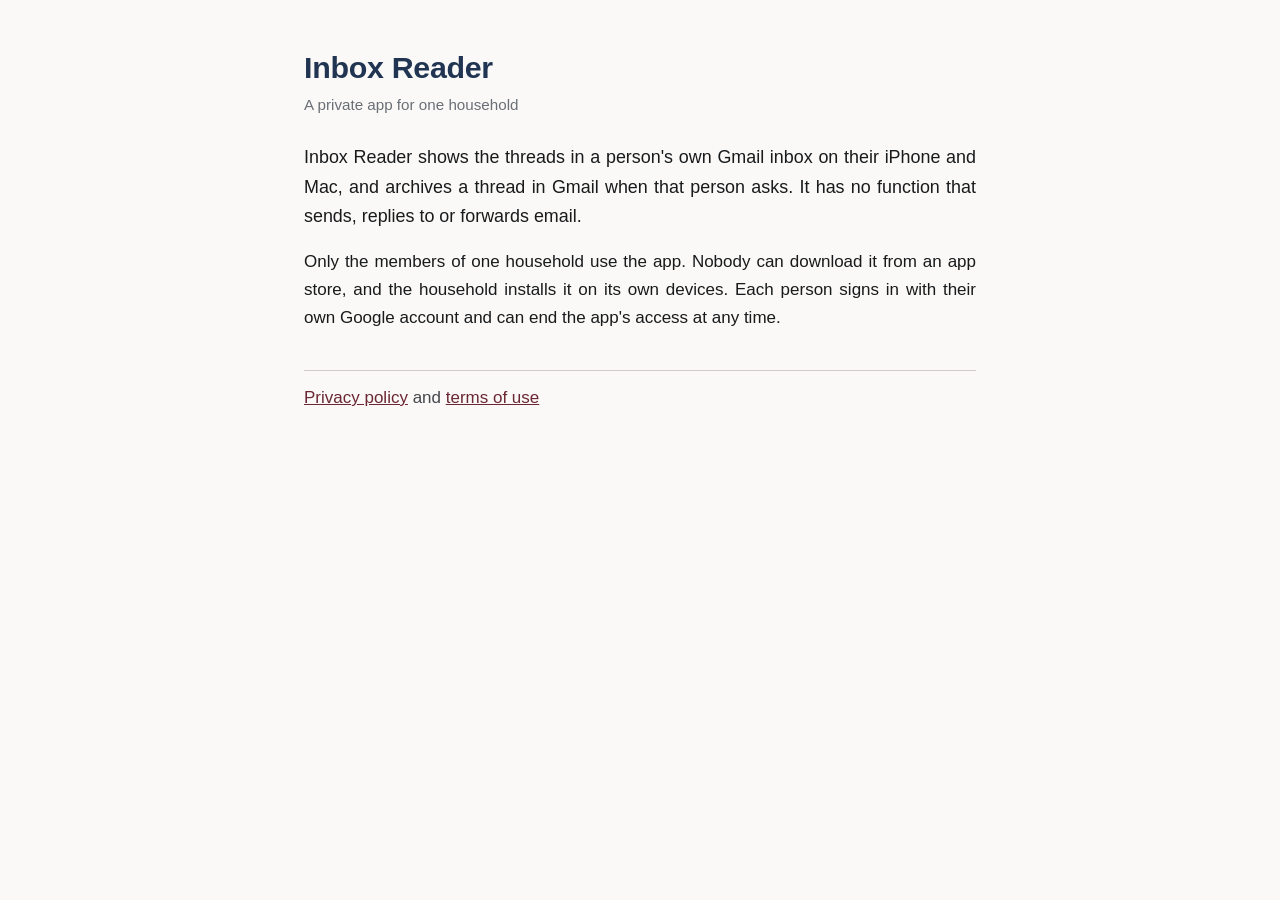
<file: index.html>
<!doctype html>
<html lang="en">
<head>
<meta charset="utf-8">
<meta name="viewport" content="width=device-width, initial-scale=1">
<meta name="robots" content="noindex, nofollow">
<title>Inbox Reader</title>
<link rel="stylesheet" href="style.css">
</head>
<body>
<main>
<h1>Inbox Reader</h1>
<p class="meta">A private app for one household</p>
<p class="lead">Inbox Reader shows the threads in a person's own Gmail inbox on their iPhone and Mac, and archives a thread in Gmail when that person asks. It has no function that sends, replies to or forwards email.</p>
<p>Only the members of one household use the app. Nobody can download it from an app store, and the household installs it on its own devices. Each person signs in with their own Google account and can end the app's access at any time.</p>
<nav><a href="privacy.html">Privacy policy</a> and <a href="terms.html">terms of use</a></nav>
</main>
</body>
</html>
</file>
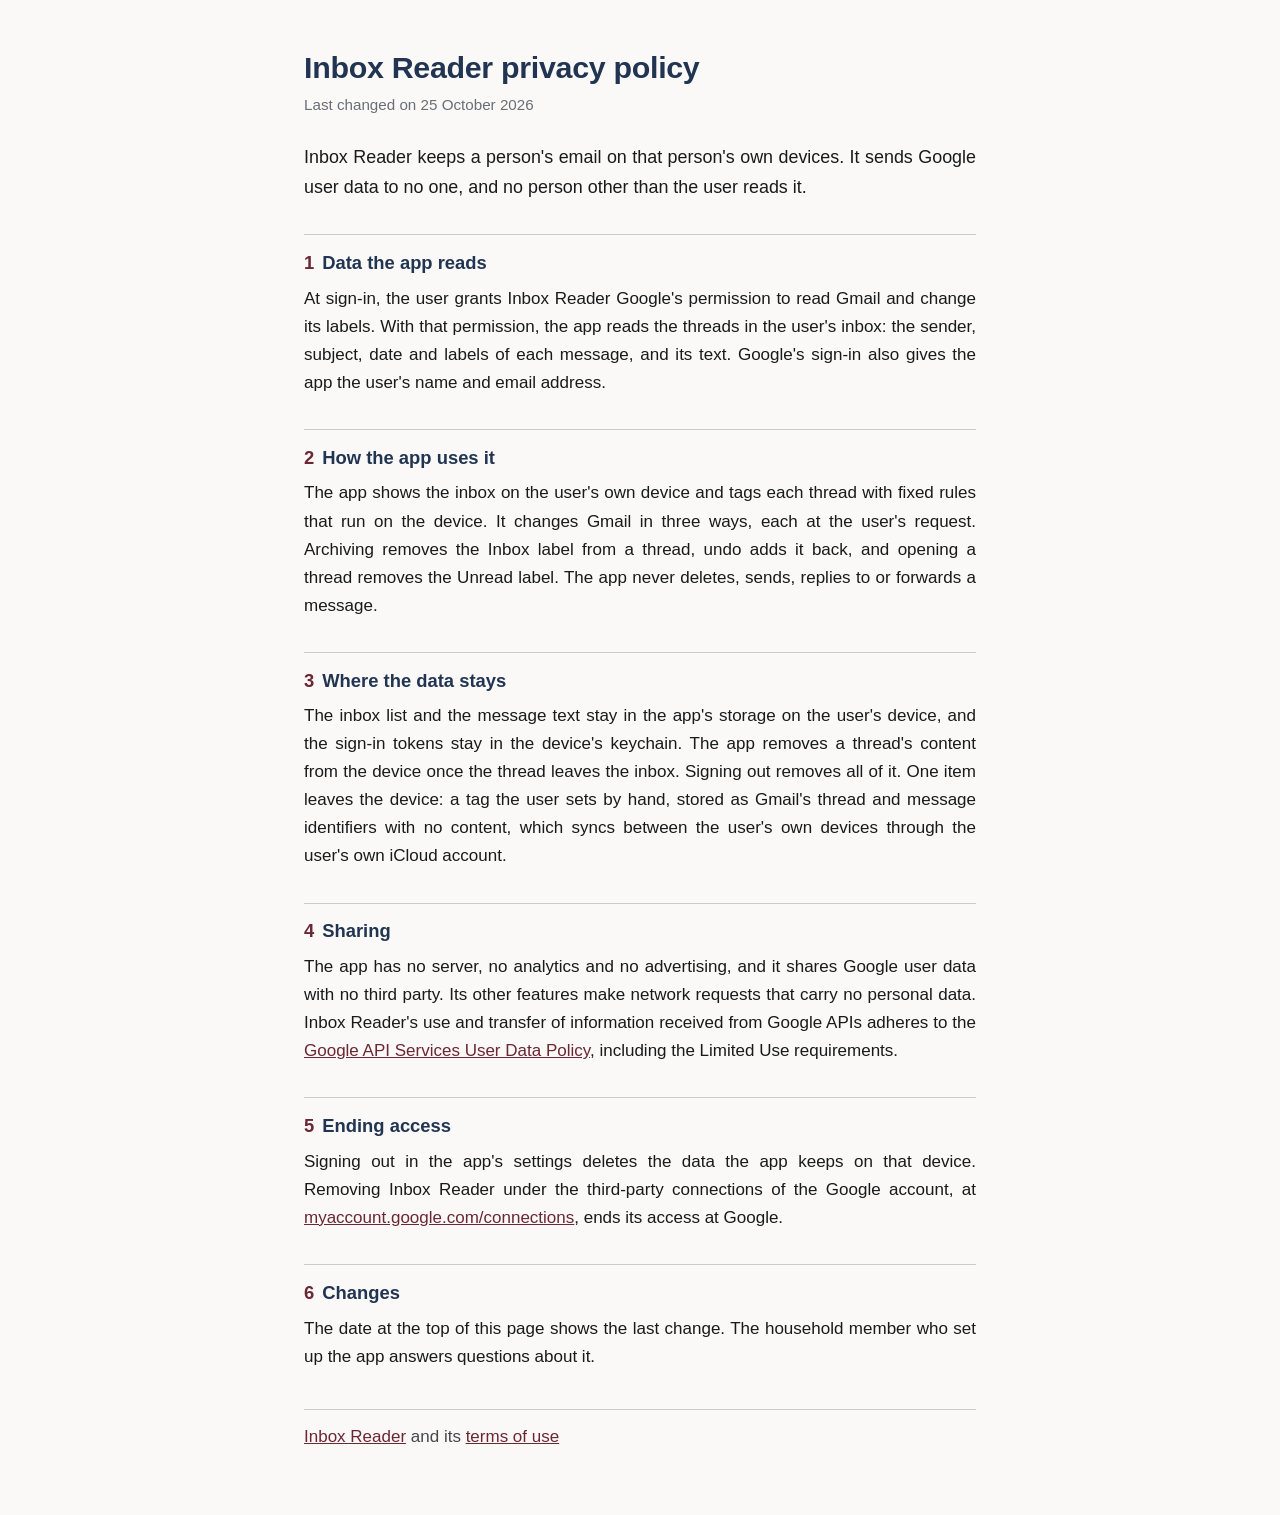
<file: privacy.html>
<!doctype html>
<html lang="en">
<head>
<meta charset="utf-8">
<meta name="viewport" content="width=device-width, initial-scale=1">
<meta name="robots" content="noindex, nofollow">
<title>Inbox Reader privacy policy</title>
<link rel="stylesheet" href="style.css">
</head>
<body>
<main>
<h1>Inbox Reader privacy policy</h1>
<p class="meta">Last changed on 25 October 2026</p>
<p class="lead">Inbox Reader keeps a person's email on that person's own devices. It sends Google user data to no one, and no person other than the user reads it.</p>

<h2><span>1</span>Data the app reads</h2>
<p>At sign-in, the user grants Inbox Reader Google's permission to read Gmail and change its labels. With that permission, the app reads the threads in the user's inbox: the sender, subject, date and labels of each message, and its text. Google's sign-in also gives the app the user's name and email address.</p>

<h2><span>2</span>How the app uses it</h2>
<p>The app shows the inbox on the user's own device and tags each thread with fixed rules that run on the device. It changes Gmail in three ways, each at the user's request. Archiving removes the Inbox label from a thread, undo adds it back, and opening a thread removes the Unread label. The app never deletes, sends, replies to or forwards a message.</p>

<h2><span>3</span>Where the data stays</h2>
<p>The inbox list and the message text stay in the app's storage on the user's device, and the sign-in tokens stay in the device's keychain. The app removes a thread's content from the device once the thread leaves the inbox. Signing out removes all of it. One item leaves the device: a tag the user sets by hand, stored as Gmail's thread and message identifiers with no content, which syncs between the user's own devices through the user's own iCloud account.</p>

<h2><span>4</span>Sharing</h2>
<p>The app has no server, no analytics and no advertising, and it shares Google user data with no third party. Its other features make network requests that carry no personal data. Inbox Reader's use and transfer of information received from Google APIs adheres to the <a href="https://developers.google.com/terms/api-services-user-data-policy">Google API Services User Data Policy</a>, including the Limited Use requirements.</p>

<h2><span>5</span>Ending access</h2>
<p>Signing out in the app's settings deletes the data the app keeps on that device. Removing Inbox Reader under the third-party connections of the Google account, at <a href="https://myaccount.google.com/connections">myaccount.google.com/connections</a>, ends its access at Google.</p>

<h2><span>6</span>Changes</h2>
<p>The date at the top of this page shows the last change. The household member who set up the app answers questions about it.</p>
<nav><a href="index.html">Inbox Reader</a> and its <a href="terms.html">terms of use</a></nav>
</main>
</body>
</html>
</file>
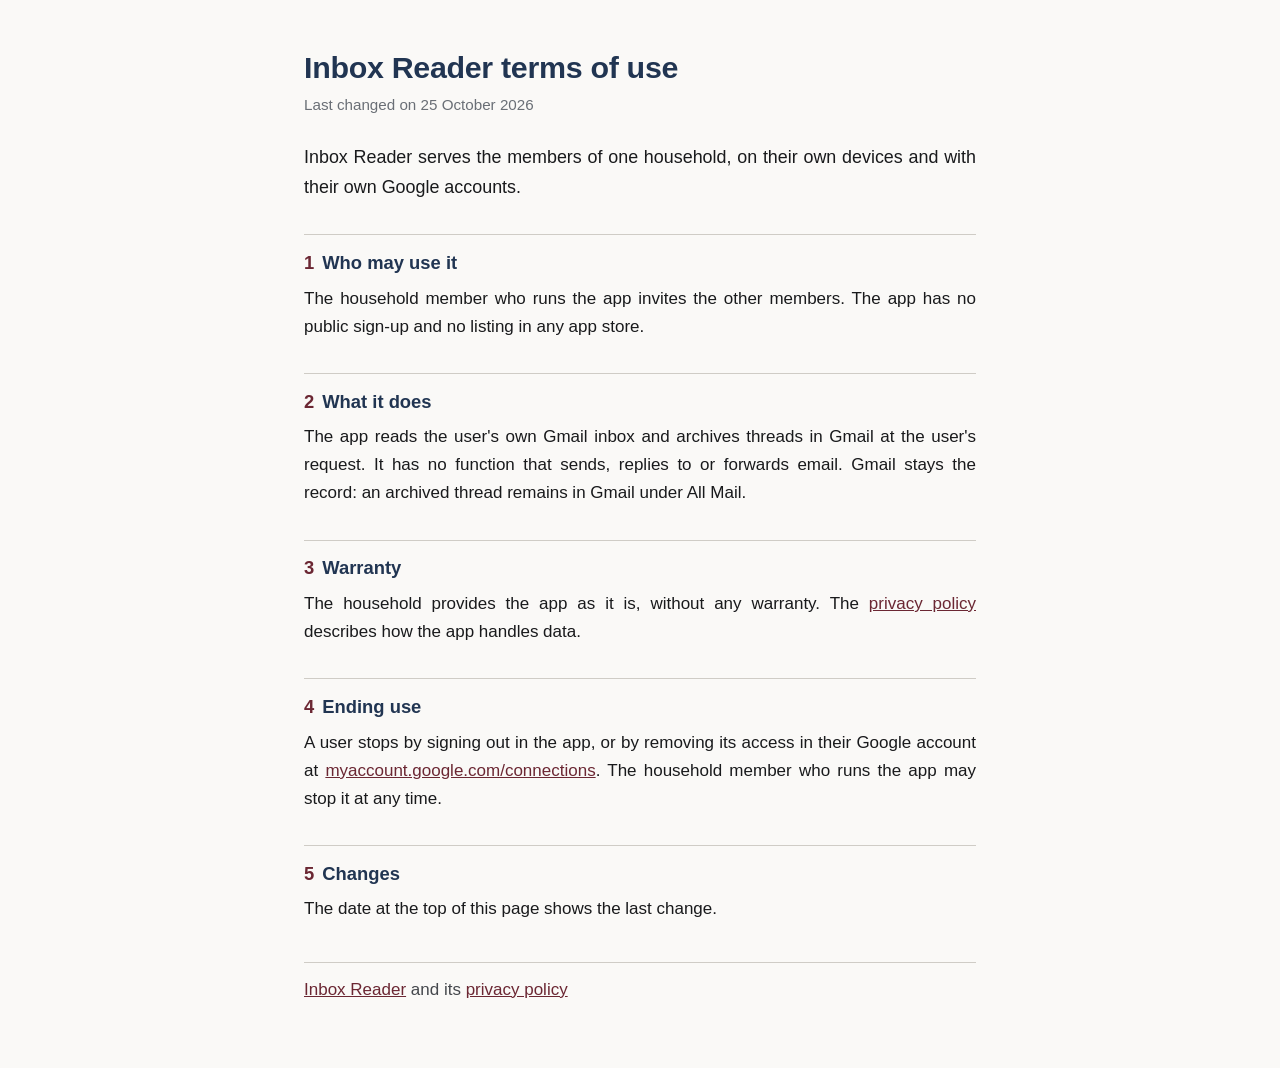
<file: terms.html>
<!doctype html>
<html lang="en">
<head>
<meta charset="utf-8">
<meta name="viewport" content="width=device-width, initial-scale=1">
<meta name="robots" content="noindex, nofollow">
<title>Inbox Reader terms of use</title>
<link rel="stylesheet" href="style.css">
</head>
<body>
<main>
<h1>Inbox Reader terms of use</h1>
<p class="meta">Last changed on 25 October 2026</p>
<p class="lead">Inbox Reader serves the members of one household, on their own devices and with their own Google accounts.</p>

<h2><span>1</span>Who may use it</h2>
<p>The household member who runs the app invites the other members. The app has no public sign-up and no listing in any app store.</p>

<h2><span>2</span>What it does</h2>
<p>The app reads the user's own Gmail inbox and archives threads in Gmail at the user's request. It has no function that sends, replies to or forwards email. Gmail stays the record: an archived thread remains in Gmail under All Mail.</p>

<h2><span>3</span>Warranty</h2>
<p>The household provides the app as it is, without any warranty. The <a href="privacy.html">privacy policy</a> describes how the app handles data.</p>

<h2><span>4</span>Ending use</h2>
<p>A user stops by signing out in the app, or by removing its access in their Google account at <a href="https://myaccount.google.com/connections">myaccount.google.com/connections</a>. The household member who runs the app may stop it at any time.</p>

<h2><span>5</span>Changes</h2>
<p>The date at the top of this page shows the last change.</p>
<nav><a href="index.html">Inbox Reader</a> and its <a href="privacy.html">privacy policy</a></nav>
</main>
</body>
</html>
</file>
<file: style.css>
:root { --ground: #FAF9F7; --ink: #191A1C; --ink2: #45484D; --ink3: #6A6F76; --rule: #CFCCC6; --navy: #213552; --burgundy: #6B2733; }
* { box-sizing: border-box; }
html { background: var(--ground); }
body { margin: 0; padding: 48px 16px 64px; color: var(--ink); background: var(--ground);
  font: 17px/1.65 -apple-system, BlinkMacSystemFont, "Segoe UI", Roboto, Helvetica, Arial, sans-serif; }
main { max-width: 42rem; margin: 0 auto; }
h1 { color: var(--navy); font-size: 1.9rem; font-weight: 600; letter-spacing: -0.01em; line-height: 1.25; margin: 0 0 0.4rem; }
h2 { color: var(--navy); font-size: 1.15rem; font-weight: 600; margin: 2rem 0 0.4rem; padding-top: 0.8rem; border-top: 1px solid var(--rule); }
h2 span { color: var(--burgundy); margin-right: 0.5rem; }
p { margin: 0 0 1rem; text-align: justify; hyphens: auto; }
.lead { font-size: 1.12rem; color: var(--ink); }
.meta { color: var(--ink3); font-size: 0.95rem; margin-bottom: 1.6rem; text-align: left; }
nav { margin-top: 2.4rem; padding-top: 0.8rem; border-top: 1px solid var(--rule); color: var(--ink2); }
a { color: var(--burgundy); }
@media (max-width: 600px) { body { font-size: 16px; padding-top: 32px; } }
@media print { body { padding: 0; } a { color: var(--ink); } }
</file>
